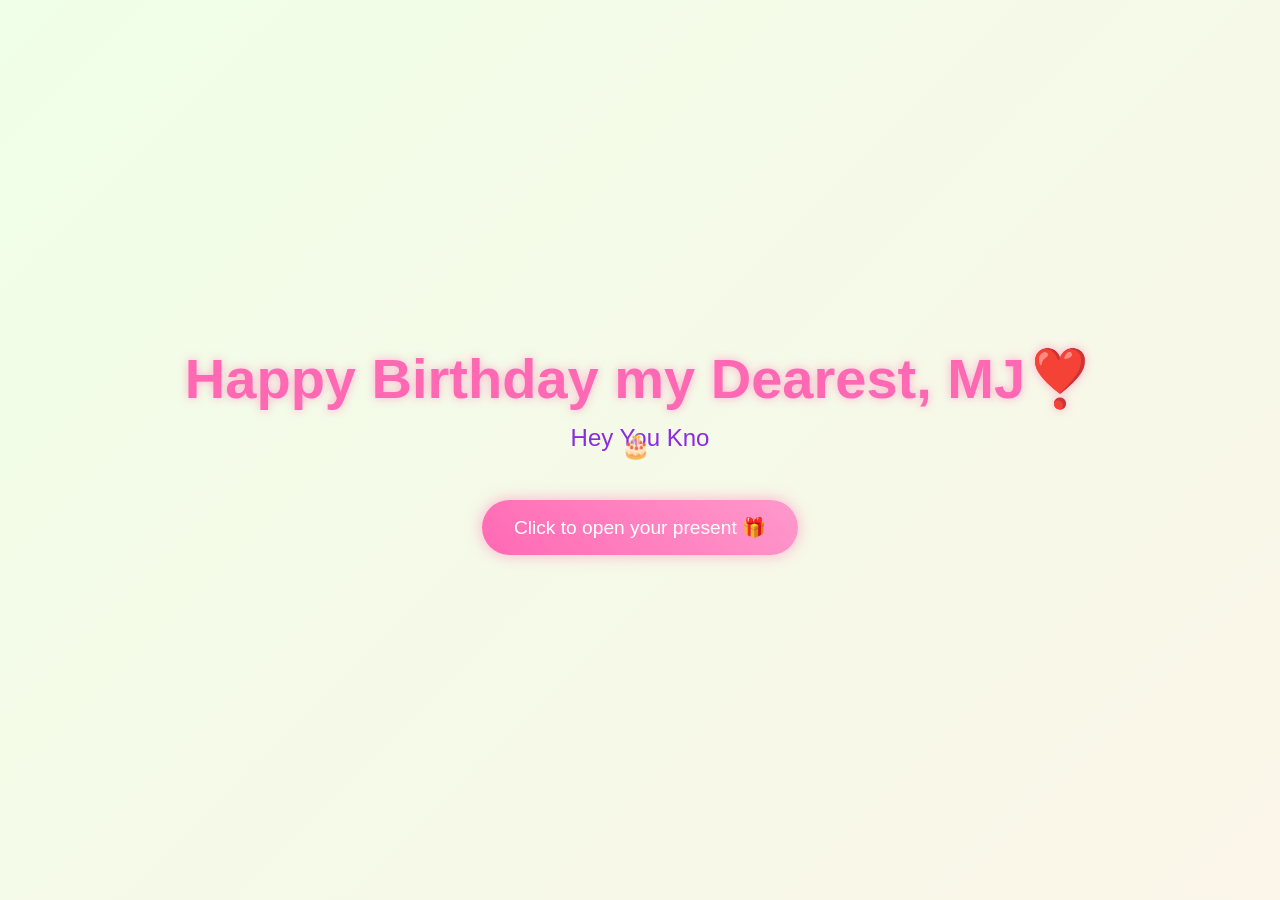
<file: index.html>
<!DOCTYPE html>
<html lang="en">
<head>
    <meta charset="UTF-8">
    <meta name="viewport" content="width=device-width, initial-scale=1.0">
    <title>Happy Birthday</title>
    <script src="https://cdnjs.cloudflare.com/ajax/libs/gsap/3.12.2/gsap.min.js"></script>
    <link rel="stylesheet" href="style.css">
    
</head>
<body>
    <div class="cake-cursor" aria-hidden="true">🎂</div>
    <div class="container">
        <h1>Happy Birthday my Dearest, MJ❣️</h1>
        <div class="greeting"></div>
        <button class="cta-button">Click to open your present 🎁</button>
    </div>

    <script src="script.js">
        
    </script>
</body>
</html>
</file>
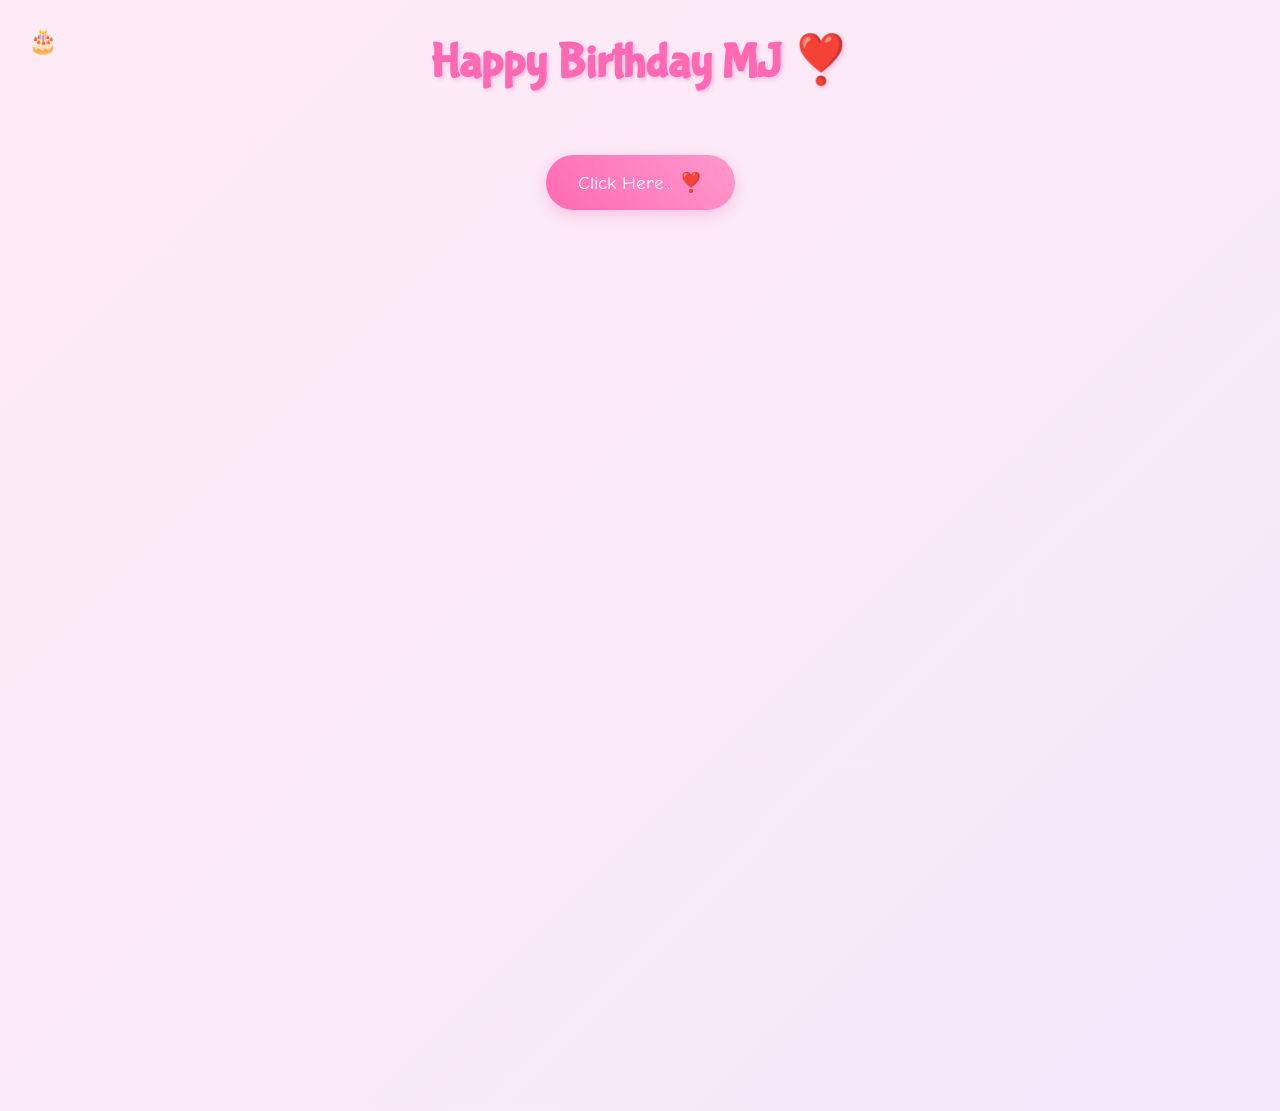
<file: cause.html>
<!DOCTYPE html>
<html lang="en">
<head>
    <meta charset="UTF-8">
    <meta name="viewport" content="width=device-width, initial-scale=1.0">
    <title>Why You're My Best Friend! ❣️</title>
    <script src="https://cdnjs.cloudflare.com/ajax/libs/gsap/3.12.2/gsap.min.js"></script>
    <link rel="stylesheet" href="./cause.css">
    <style>
       
    </style>
</head>
<body>
    <div class="cake-cursor" aria-hidden="true">🎂</div>

    <div class="container">
        <h1>Happy Birthday MJ ❣️</h1>
        
        <div id="reasons-container"></div>
        
        <button class="shuffle-button">Click Here... ❣️</button>
        <div class="reason-counter"></div>

        <div class="ending-section">
            <div class="teddy-hug">
                <img src="./d1.jpg" alt="Teddy Hug">
            </div>
            <div class="ending-text">Don't change a thing you are AMAZING ! ❣️</div>
        </div>
    </div>

    <script src="cause.js">
       
    </script>
</body>
</html>
</file>
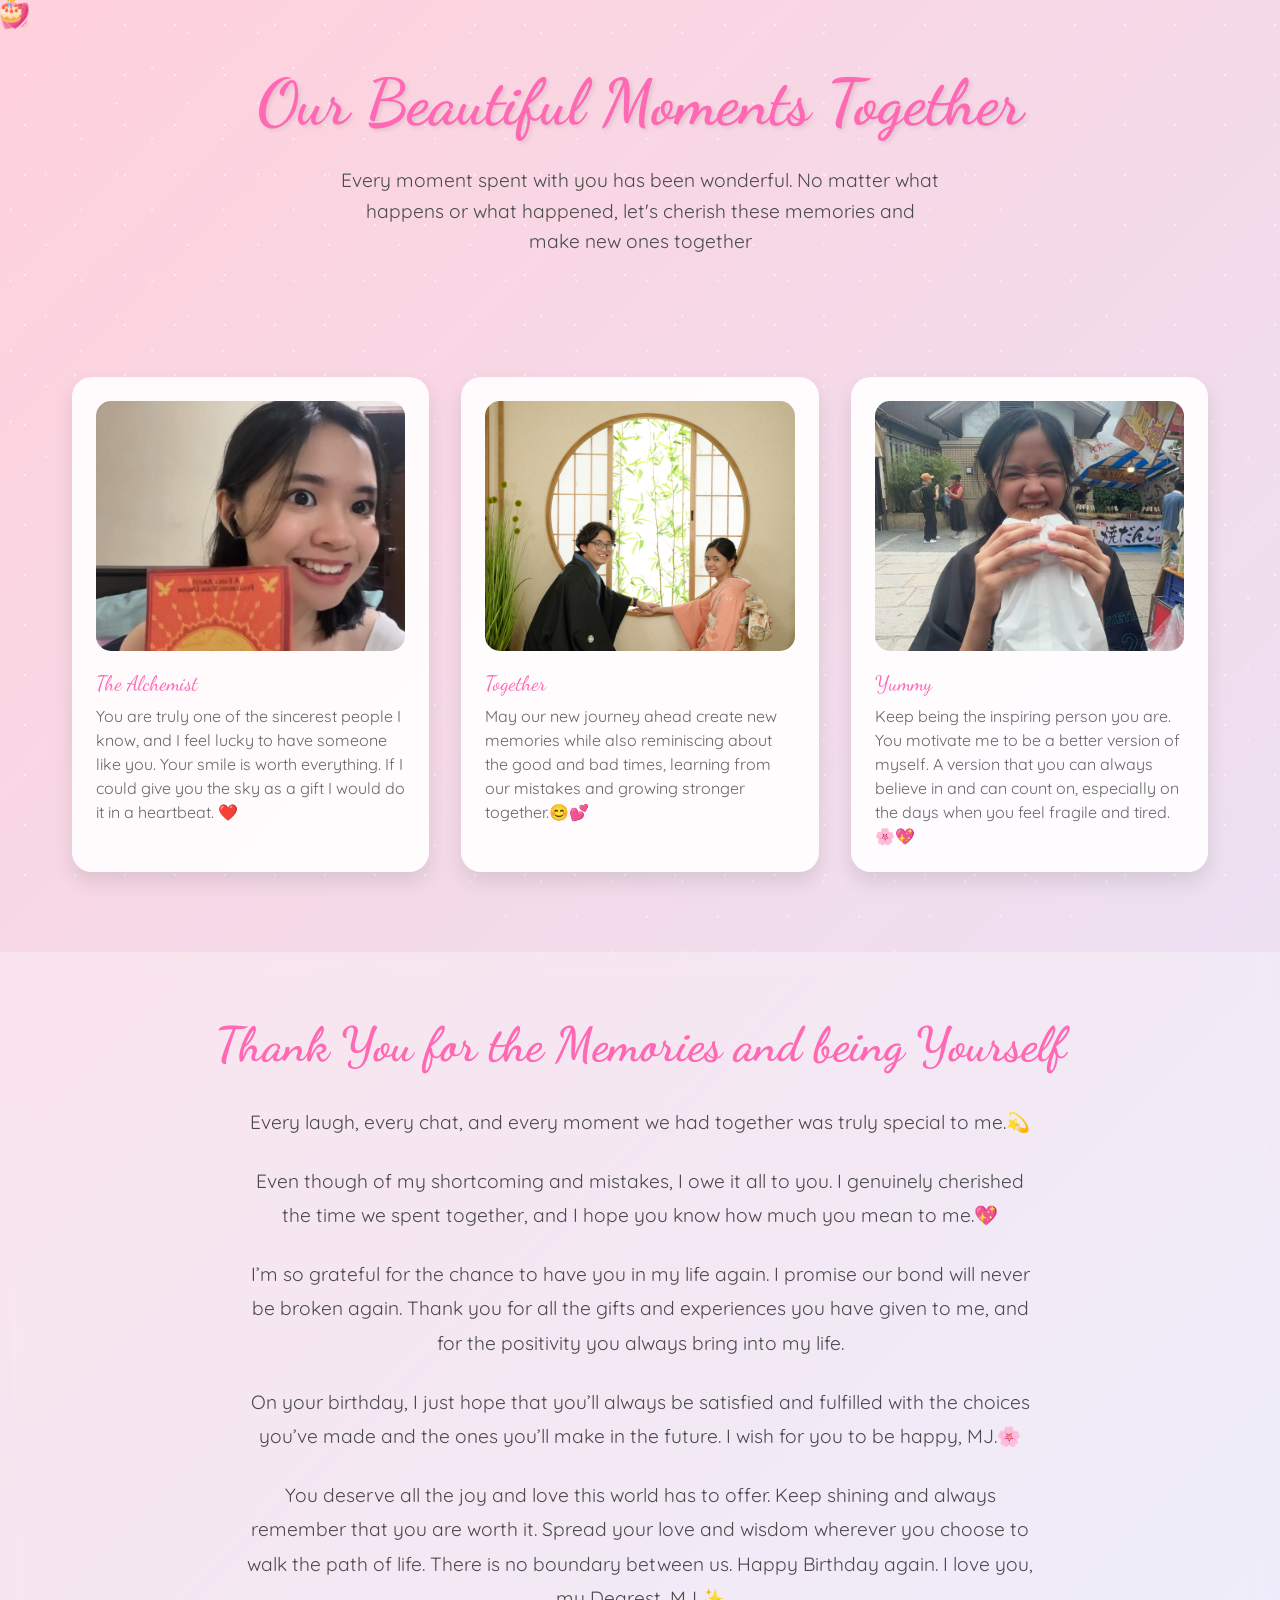
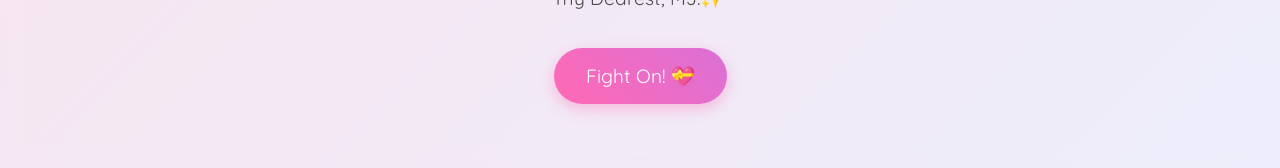
<file: last.html>
<!DOCTYPE html>
<html lang="en">

<head>
    <meta charset="UTF-8">
    <meta name="viewport" content="width=device-width, initial-scale=1.0">
    <title>All about you! ✨</title>
    <style>
        @import url('https://fonts.googleapis.com/css2?family=Dancing+Script:wght@700&family=Quicksand:wght@300;400;500;600&display=swap');

        * {
            margin: 0;
            padding: 0;
            box-sizing: border-box;
            cursor: none !important;
        }

        .cake-cursor {
            position: fixed;
            font-size: 24px;
            line-height: 1;
            pointer-events: none;
            transform: translate(-4px, -4px);
            z-index: 9999;
        }

        body {
            min-height: 100vh;
            background: linear-gradient(135deg,
                    #ffd1dc 0%,
                    #e6e6fa 25%,
                    #ffefd5 50%,
                    #e6e6fa 75%,
                    #ffd1dc 100%);
            background-size: 400% 400%;
            animation: gradientFlow 15s ease infinite;
            font-family: 'Quicksand', sans-serif;
            overflow-x: hidden;
            color: #4a4a4a;
        }

        @keyframes gradientFlow {
            0% {
                background-position: 0% 50%;
            }

            50% {
                background-position: 100% 50%;
            }

            100% {
                background-position: 0% 50%;
            }
        }

        /* Enhanced Sparkle Effect */
        .magic-sparkles {
            position: fixed;
            top: 0;
            left: 0;
            width: 100%;
            height: 100%;
            pointer-events: none;
            z-index: 1;
        }

        .sparkle {
            position: absolute;
            width: 6px;
            height: 6px;
            border-radius: 50%;
            background-color: white;
            animation: twinkle var(--duration, 4s) ease-in-out infinite;
            opacity: 0;
        }

        @keyframes twinkle {

            0%,
            100% {
                opacity: 0;
                transform: scale(0.5);
            }

            50% {
                opacity: 0.8;
                transform: scale(1);
            }
        }

        /* Generate 50 sparkles with different positions and animations */
        .magic-sparkles::before,
        .magic-sparkles::after {
            content: '';
            position: absolute;
            width: 100%;
            height: 100%;
            background-image: radial-gradient(circle, white 1px, transparent 1px);
            background-size: 50px 50px;
            animation: sparkleLayer 8s linear infinite;
            opacity: 0.5;
        }

        .magic-sparkles::after {
            animation-delay: -4s; 
            transform: rotate(45deg);
        }

        @keyframes sparkleLayer {
            0% {
                transform: translateY(0);
            }

            100% {
                transform: translateY(-50px);
            }
        }

        /* Floating Hearts */
        .floating-hearts {
            position: fixed;
            width: 100%;
            height: 100%;
            pointer-events: none;
            z-index: 2;
        }

        .heart {
            position: absolute;
            font-size: 1.5rem;
            color: rgba(255, 105, 180, 0.6);
            animation: floatHeart var(--float-duration, 6s) ease-in-out infinite;
            animation-delay: var(--delay, 0s);
        }

        @keyframes floatHeart {
            0% {
                transform: translate(0, 100vh) rotate(0deg);
            }

            100% {
                transform: translate(var(--translate-x, 0), -100vh) rotate(360deg);
            }
        }

        /* Welcome Section */
        .welcome {
            text-align: center;
            padding: 4rem 2rem;
            position: relative;
            z-index: 3;
        }

        .welcome h1 {
            font-family: 'Dancing Script', cursive;
            font-size: 4rem;
            color: #ff69b4;
            text-shadow: 2px 2px 4px rgba(0, 0, 0, 0.1);
            animation: fadeInScale 2s ease;
        }

        .welcome p {
            font-size: 1.2rem;
            max-width: 600px;
            margin: 1.5rem auto;
            line-height: 1.6;
            animation: fadeIn 2s ease 0.5s both;
        }

        /* Enhanced Memory Cards */
        .memory-container {
            max-width: 1200px;
            margin: 0 auto;
            padding: 2rem;
            display: grid;
            grid-template-columns: repeat(auto-fit, minmax(300px, 1fr));
            gap: 2rem;
            z-index: 3;
            position: relative;
        }

        .memory-card {
            background: rgba(255, 255, 255, 0.9);
            border-radius: 20px;
            padding: 1.5rem;
            box-shadow: 0 10px 20px rgba(0, 0, 0, 0.1);
            transition: all 0.5s cubic-bezier(0.4, 0, 0.2, 1);
            position: relative;
            overflow: hidden;
        }

        .memory-card:hover {
            transform: translateY(-10px) scale(1.02);
            box-shadow: 0 15px 30px rgba(0, 0, 0, 0.15);
        }

        .memory-card::before {
            content: '';
            position: absolute;
            top: 0;
            left: 0;
            width: 100%;
            height: 100%;
            background: linear-gradient(45deg, transparent, rgba(255, 255, 255, 0.4), transparent);
            transform: translateX(-100%);
            transition: 0.5s;
        }

        .memory-card:hover::before {
            transform: translateX(100%);
        }

        .memory-img {
            width: 100%;
            height: 250px;
            object-fit: cover;
            border-radius: 15px;
            margin-bottom: 1rem;
            transition: transform 0.5s ease;
        }

        .memory-card:hover .memory-img {
            transform: scale(1.05);
        }

        .memory-date {
            font-family: 'Dancing Script', cursive;
            color: #ff69b4;
            font-size: 1.3rem;
            margin-bottom: 0.5rem;
        }

        .memory-caption {
            font-size: 1rem;
            line-height: 1.5;
            color: #666;
        }

        /* Final Message Section */
        .final-message {
            text-align: center;
            padding: 4rem 2rem;
            background: rgba(255, 255, 255, 0.3);
            backdrop-filter: blur(10px);
            margin-top: 3rem;
            position: relative;
            z-index: 3;
        }

        .final-message h2 {
            font-family: 'Dancing Script', cursive;
            font-size: 3rem;
            color: #ff69b4;
            margin-bottom: 2rem;
            animation: heartbeat 2s infinite;
        }

        @keyframes heartbeat {

            0%,
            100% {
                transform: scale(1);
            }

            50% {
                transform: scale(1.1);
            }
        }

        .final-message p {
            font-size: 1.2rem;
            max-width: 800px;
            margin: 0 auto 1.5rem;
            line-height: 1.8;
        }

        .final-message p:last-of-type {
            margin-bottom: 2rem;
        }

        .goodbye-btn {
            display: inline-block;
            padding: 1rem 2rem;
            font-size: 1.2rem;
            background: linear-gradient(45deg, #ff69b4, #da70d6);
            color: white;
            border: none;
            border-radius: 50px;
            cursor: pointer;
            text-decoration: none;
            transition: all 0.3s ease;
            box-shadow: 0 5px 15px rgba(255, 105, 180, 0.4);
            animation: float 3s infinite ease-in-out;
        }

        .goodbye-btn:hover {
            transform: translateY(-5px);
            box-shadow: 0 8px 20px rgba(255, 105, 180, 0.6);
        }

        @keyframes float {

            0%,
            100% {
                transform: translateY(0);
            }

            50% {
                transform: translateY(-10px);
            }
        }

        /* Animations */
        @keyframes fadeInScale {
            0% {
                opacity: 0;
                transform: scale(0.8);
            }

            100% {
                opacity: 1;
                transform: scale(1);
            }
        }

        @keyframes fadeIn {
            0% {
                opacity: 0;
            }

            100% {
                opacity: 1;
            }
        }

        /* Generate Hearts */
        .js-generate-hearts {
            position: fixed;
            width: 100%;
            height: 100%;
            pointer-events: none;
            z-index: 2;
        }

        /* Custom Scrollbar */
        ::-webkit-scrollbar {
            width: 12px;
        }

        ::-webkit-scrollbar-track {
            background: rgba(255, 255, 255, 0.4);
        }

        ::-webkit-scrollbar-thumb {
            background: linear-gradient(45deg, #ff69b4, #da70d6);
            border-radius: 6px;
        }

        /* Responsive Design */
        @media (max-width: 768px) {
            .welcome h1 {
                font-size: 3rem;
            }

            .memory-container {
                grid-template-columns: 1fr;
            }

            .final-message h2 {
                font-size: 2.5rem;
            }
        }
    </style>
</head>

<body>
    <div class="cake-cursor" aria-hidden="true">🎂</div>
    <div class="magic-sparkles"></div>
    <div class="floating-hearts">
        <!-- Hearts will be generated via CSS -->
        <div class="heart" style="--float-duration: 6s; --delay: 0s; --translate-x: 20px;">💝</div>
        <div class="heart" style="--float-duration: 8s; --delay: 1s; --translate-x: -30px;">💖</div>
        <div class="heart" style="--float-duration: 7s; --delay: 2s; --translate-x: 40px;">💗</div>
        <div class="heart" style="--float-duration: 9s; --delay: 3s; --translate-x: -20px;">💓</div>
        <div class="heart" style="--float-duration: 5s; --delay: 4s; --translate-x: 30px;">💕</div>
    </div>

    <section class="welcome">
        <h1>Our Beautiful Moments Together</h1>
        <p>Every moment spent with you has been wonderful. No matter what happens or what happened, let's cherish these memories and make new ones together </p>
    </section>

    <div class="memory-container">
        <div class="memory-card">
            <img src="./d1.jpg" alt="Hair Cut" class="memory-img">
            <div class="memory-date">The Alchemist</div>
            <div class="memory-caption">You are truly one of the sincerest people I know, and I feel lucky to have someone
                like you. Your smile is worth everything. If I could give you the sky as a gift I would do it in a heartbeat. ❤️</div>
        </div>
        <div class="memory-card">
            <img src="./d2.jpg" alt="Kimono" class="memory-img">
            <div class="memory-date">Together</div>
            <div class="memory-caption">May our new journey ahead create new memories while also reminiscing about the good and bad times, learning from our mistakes and growing stronger together.😊💕</div>
        </div>
        <div class="memory-card">
            <img src="./d3.jpg" alt="Out and About" class="memory-img">
            <div class="memory-date">Yummy</div>
            <div class="memory-caption">Keep being the inspiring person you are. You motivate me to be a better version of myself. A version that you can always believe in and can count on, especially on the days when you feel fragile and tired.🌸💖</div>
        </div>

    </div>

    <section class="final-message">
        <h2>Thank You for the Memories and being Yourself</h2>
        <p>Every laugh, every chat, and every moment we had together was truly special to me.💫</p>
        <p>Even though of my shortcoming and mistakes, I owe it all to you. I genuinely cherished the time we spent together, and I hope you know how much you mean to me.💖</p>
        <p>I’m so grateful for the chance to have you in my life again. I promise our bond will never be broken again. Thank you for all the gifts and experiences you have given to me, and for the positivity you always bring into my life.</p>
        <p>On your birthday, I just hope that you’ll always be satisfied and fulfilled with the choices you’ve made and the ones you’ll make in the future. I wish for you to be happy, MJ.🌸</p>
        <p>You deserve all the joy and love this world has to offer. Keep shining and always remember that you are worth it. Spread your love and wisdom wherever you choose to walk the path of life. There is no boundary between us. Happy Birthday again. I love you, my Dearest, MJ.✨</p>
        <a href="#" class="goodbye-btn">Fight On! 💝</a>
    </section>

    <script>
        const cakeCursor = document.querySelector('.cake-cursor');
        document.addEventListener('mousemove', (event) => {
            cakeCursor.style.left = event.clientX + 'px';
            cakeCursor.style.top = event.clientY + 'px';
        });
    </script>
</body>

</html>
</file>
<file: style.css>
* {
    margin: 0;
    padding: 0;
    box-sizing: border-box;
    cursor: none !important;
}

body {
    min-height: 100vh;
    display: flex;
    flex-direction: column;
    align-items: center;
    justify-content: center;
    background: linear-gradient(-45deg, #fee9f7, #e8f5fe, #fef2e8, #f0ffe8);
    background-size: 400% 400%;
    animation: gradientBG 15s ease infinite;
    font-family: 'Arial Rounded MT Bold', Arial, sans-serif;
    overflow: hidden;
    position: relative;
}

.cake-cursor {
    position: fixed;
    font-size: 24px;
    line-height: 1;
    pointer-events: none;
    transform: translate(-4px, -4px);
    z-index: 9999;
}

.container {
    text-align: center;
    z-index: 1;
}

h1 {
    font-size: 3.5rem;
    color: #ff69b4;
    text-shadow: 0 0 10px rgba(255, 105, 180, 0.5);
    margin-bottom: 2rem;
    opacity: 0;
}

.greeting {
    font-size: 1.5rem;
    color: #8a2be2;
    margin-bottom: 3rem;
    min-height: 2em;
}

.cta-button {
    padding: 1rem 2rem;
    font-size: 1.2rem;
    background: linear-gradient(45deg, #ff69b4, #ff99cc);
    border: none;
    border-radius: 50px;
    color: white;
    cursor: pointer;
    box-shadow: 0 0 15px rgba(255, 105, 180, 0.5);
    transition: transform 0.3s, box-shadow 0.3s;
    opacity: 0;
}

.cta-button:hover {
    transform: scale(1.1);
    box-shadow: 0 0 25px rgba(255, 105, 180, 0.7);
}

.floating {
    position: absolute;
    pointer-events: none;
    opacity: 0;
}

@keyframes gradientBG {
    0% { background-position: 0% 50%; }
    50% { background-position: 100% 50%; }
    100% { background-position: 0% 50%; }
}

@media (max-width: 768px) {
    h1 { font-size: 2rem; }
    .greeting { font-size: 1.2rem; }
    .cta-button { font-size: 1rem; }
}
</file>
<file: cause.css>
@import url('https://fonts.googleapis.com/css2?family=Bubblegum+Sans&family=Comic+Neue:wght@700&family=Quicksand:wght@500&display=swap');

* {
    margin: 0;
    padding: 0;
    box-sizing: border-box;
    cursor: none !important;
}

body {
    min-height: 100vh;
    background: linear-gradient(-45deg, #ffe6e6, #e6e6ff, #ffebf5);
    background-size: 400% 400%;
    animation: gradientBG 15s ease infinite;
    font-family: 'Quicksand', sans-serif;
    overflow-x: hidden;
    padding: 2rem;
}

.cake-cursor {
    position: fixed;
    font-size: 24px;
    line-height: 1;
    pointer-events: none;
    z-index: 9999;
    transform: translate(-4px, -4px);
}

.container {
    max-width: 1200px;
    margin: 0 auto;
    text-align: center;
    position: relative;
    z-index: 1;
}

h1 {
    font-family: 'Bubblegum Sans', cursive;
    font-size: 3rem;
    color: #ff69b4;
    text-shadow: 2px 2px 4px rgba(255, 105, 180, 0.3);
    margin-bottom: 2rem;
    animation: bounce 1s ease infinite;
}

.reason-card {
    background: rgba(255, 255, 255, 0.9);
    border-radius: 20px;
    padding: 2rem;
    margin: 1.5rem;
    box-shadow: 0 5px 15px rgba(0, 0, 0, 0.1);
    transition: transform 0.3s, box-shadow 0.3s;
    cursor: pointer;
    position: relative;
    overflow: hidden;
}

.reason-card:hover {
    transform: translateY(-5px);
    box-shadow: 0 8px 25px rgba(255, 105, 180, 0.2);
}

.reason-text {
    font-size: 1.2rem;
    margin-bottom: 1rem;
    position: relative;
    z-index: 2;
}

.gif-overlay {
    position: absolute;
    top: 0;
    left: 0;
    width: 100%;
    height: 100%;
    background: rgba(255, 255, 255, 0.95);
    display: flex;
    align-items: center;
    justify-content: center;
    opacity: 0;
    transition: opacity 0.3s;
    z-index: 1;
}

.reason-card:hover .gif-overlay {
    opacity: 1;
}

.shuffle-button {
    background: linear-gradient(45deg, #ff69b4, #ff99cc);
    border: none;
    border-radius: 50px;
    padding: 1rem 2rem;
    font-size: 1.2rem;
    color: white;
    margin: 2rem 0;
    cursor: pointer;
    transition: transform 0.3s;
    font-family: 'Comic Neue', cursive;
    box-shadow: 0 5px 15px rgba(255, 105, 180, 0.3);
}

.shuffle-button:hover {
    transform: scale(1.1);
}

.floating {
    position: fixed;
    pointer-events: none;
    animation: float 3s ease-in-out infinite;
}

.ending-section {
    margin-top: 4rem;
    padding: 2rem;
    text-align: center;
}

.ending-text {
    font-family: 'Bubblegum Sans', cursive;
    font-size: 2rem;
    color: #ff69b4;
    margin-bottom: 2rem;
    opacity: 0;
    transform: translateY(20px);
}

.teddy-hug {
    width: 200px;
    margin: 0 auto;
    transform: scale(0);
}

@keyframes gradientBG {
    0% { background-position: 0% 50%; }
    50% { background-position: 100% 50%; }
    100% { background-position: 0% 50%; }
}

@keyframes float {
    0%, 100% { transform: translateY(0); }
    50% { transform: translateY(-20px); }
}

@keyframes bounce {
    0%, 100% { transform: translateY(0); }
    50% { transform: translateY(-10px); }
}

@media (max-width: 768px) {
    h1 { font-size: 2rem; }
    .reason-card { margin: 1rem; }
    .reason-text { font-size: 1rem; }
}
.shuffle-button {
    background: linear-gradient(45deg, #ff69b4, #ff99cc);
    border: none;
    border-radius: 50px;
    padding: 1rem 2rem;
    font-size: 1.2rem;
    color: white;
    margin: 2rem 0;
    cursor: pointer;
    transition: all 0.3s;
    font-family: 'Comic Neue', cursive;
    box-shadow: 0 5px 15px rgba(255, 105, 180, 0.3);
}

.shuffle-button.story-mode {
    background: linear-gradient(45deg, #9b6dff, #ff6dc7);
    transform: scale(1.1);
}

.shuffle-button:hover {
    transform: scale(1.1);
}

.shuffle-button.story-mode:hover {
    transform: scale(1.2);
}

.reason-counter {
    font-size: 0.9rem;
    color: #ff69b4;
    margin-top: 1rem;
    opacity: 0.7;
}
</file>
